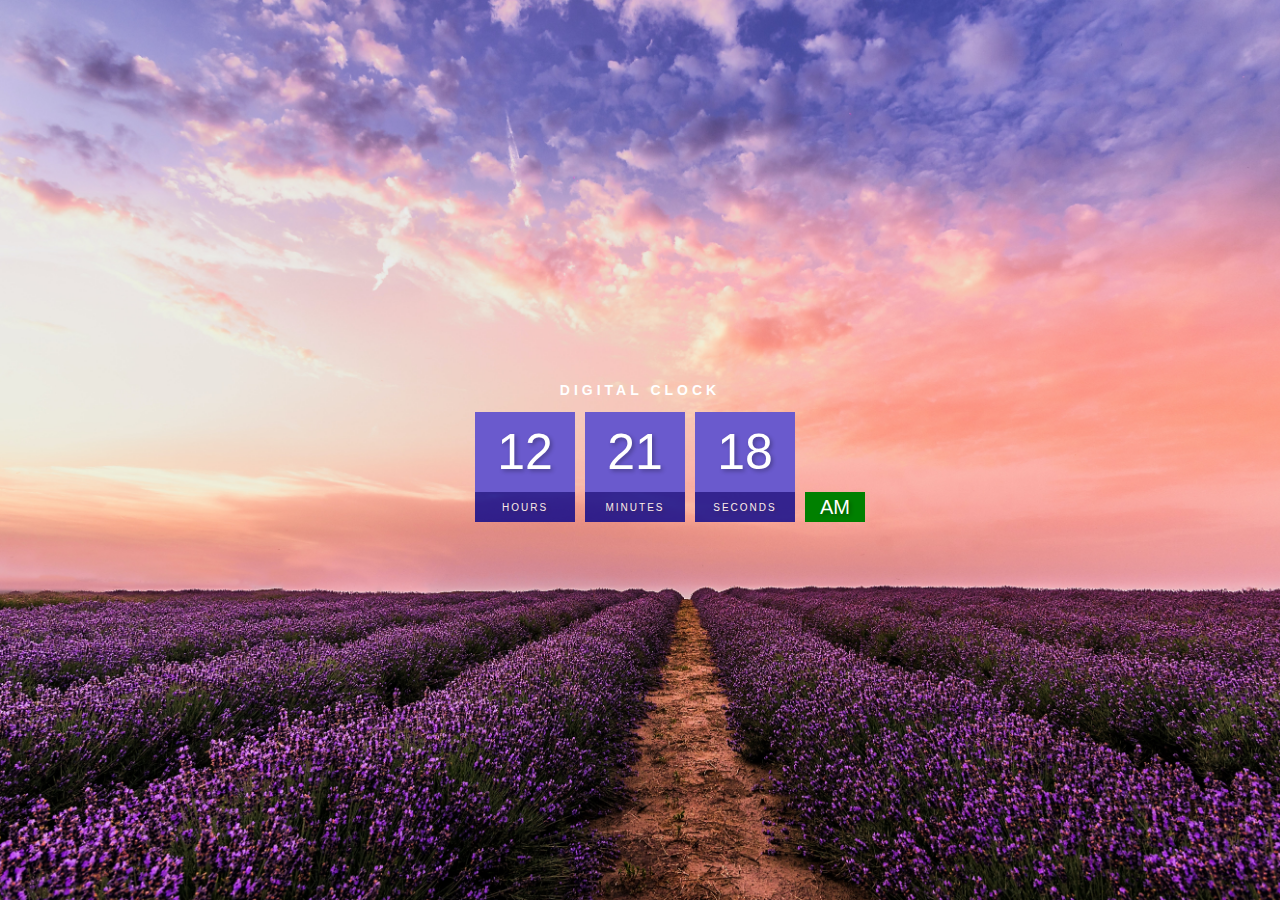
<file: Digital_Clock/index.html>
<!DOCTYPE html>
<html lang="en">
<head>
    <meta charset="UTF-8">
    <meta http-equiv="X-UA-Compatible" content="IE=edge">
    <meta name="viewport" content="width=device-width, initial-scale=1.0">
    <title>Digital Clock</title>
    <link rel="stylesheet" href="style.css">
</head>
<body>
    <header>
        <h1>Digital Clock</h1>
    </header>

    <div class="clock">
        <div>
            <span id="hour">00</span> <!--span is just like div tag but div is block tag it is inline tag-->
            <span class="text">Hours</span>
        </div>
        <div>
            <span id="minutes">00</span> <!--span is just like div tag but div is block tag it is inline tag-->
            <span class="text">Minutes</span>
        </div>
        <div>
            <span id="seconds">00</span> <!--span is just like div tag but div is block tag it is inline tag-->
            <span class="text">Seconds</span>
        </div>
        <div>
            <span id="ampm">AM</span> <!--span is just like div tag but div is block tag it is inline tag-->
        </div>
    </div>
    <script src="index.js"></script>
</body>
</html>
</file>
<file: Digital_Clock/style.css>
body{
    margin: 0;
    padding: 0;
    height: 100vh;
    font-family: Arial, Helvetica, sans-serif;
    background-image: url("image.jpg");
    background-size: cover;
    display: flex;
    flex-direction: column;
    align-items: center;
    justify-content: center;
    overflow: hidden;
}

h1{
    text-transform: uppercase;
    letter-spacing: 4px;
    color: white;
    font-size: 14px;
}

.clock{
    display: flex;
}

.clock div{
    margin: 5px;
    position: relative;
}

.clock span{
    display: flex;
    background-color: slateblue;
    color: white;
    align-items: center;
    justify-content: center;
    height: 80px;
    width: 100px;
    font-size: 50px;
    text-shadow: 2px 2px 4px rgba(0,0,0,0.3);
}

.clock .text{
    text-transform: uppercase;
    letter-spacing: 2px;
    background-color: darkblue;
    opacity: .79;
    height: 30px;
    font-size: 10px;
}

.clock #ampm{
    background-color: green;
    position: absolute;
    bottom: 0;
    width: 60px;
    height: 30px;
    font-size: 20px;
}
</file>
